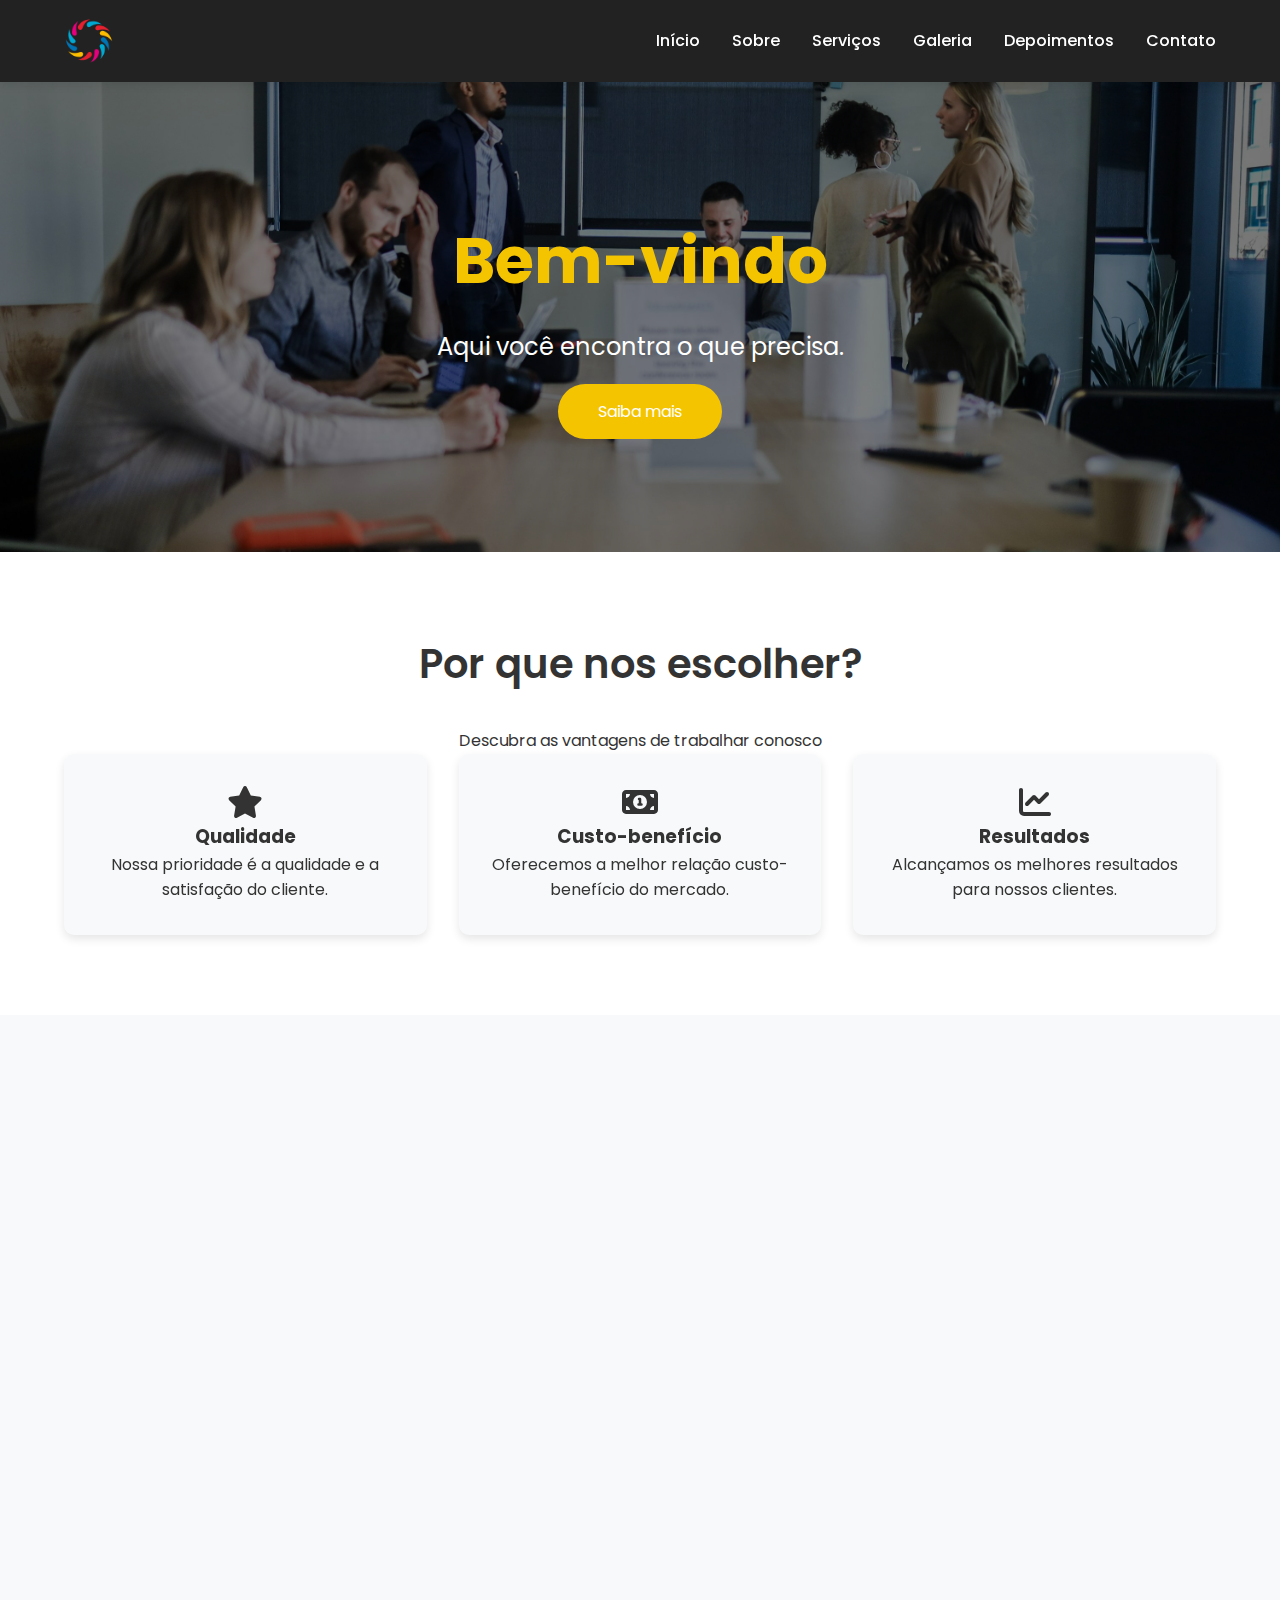
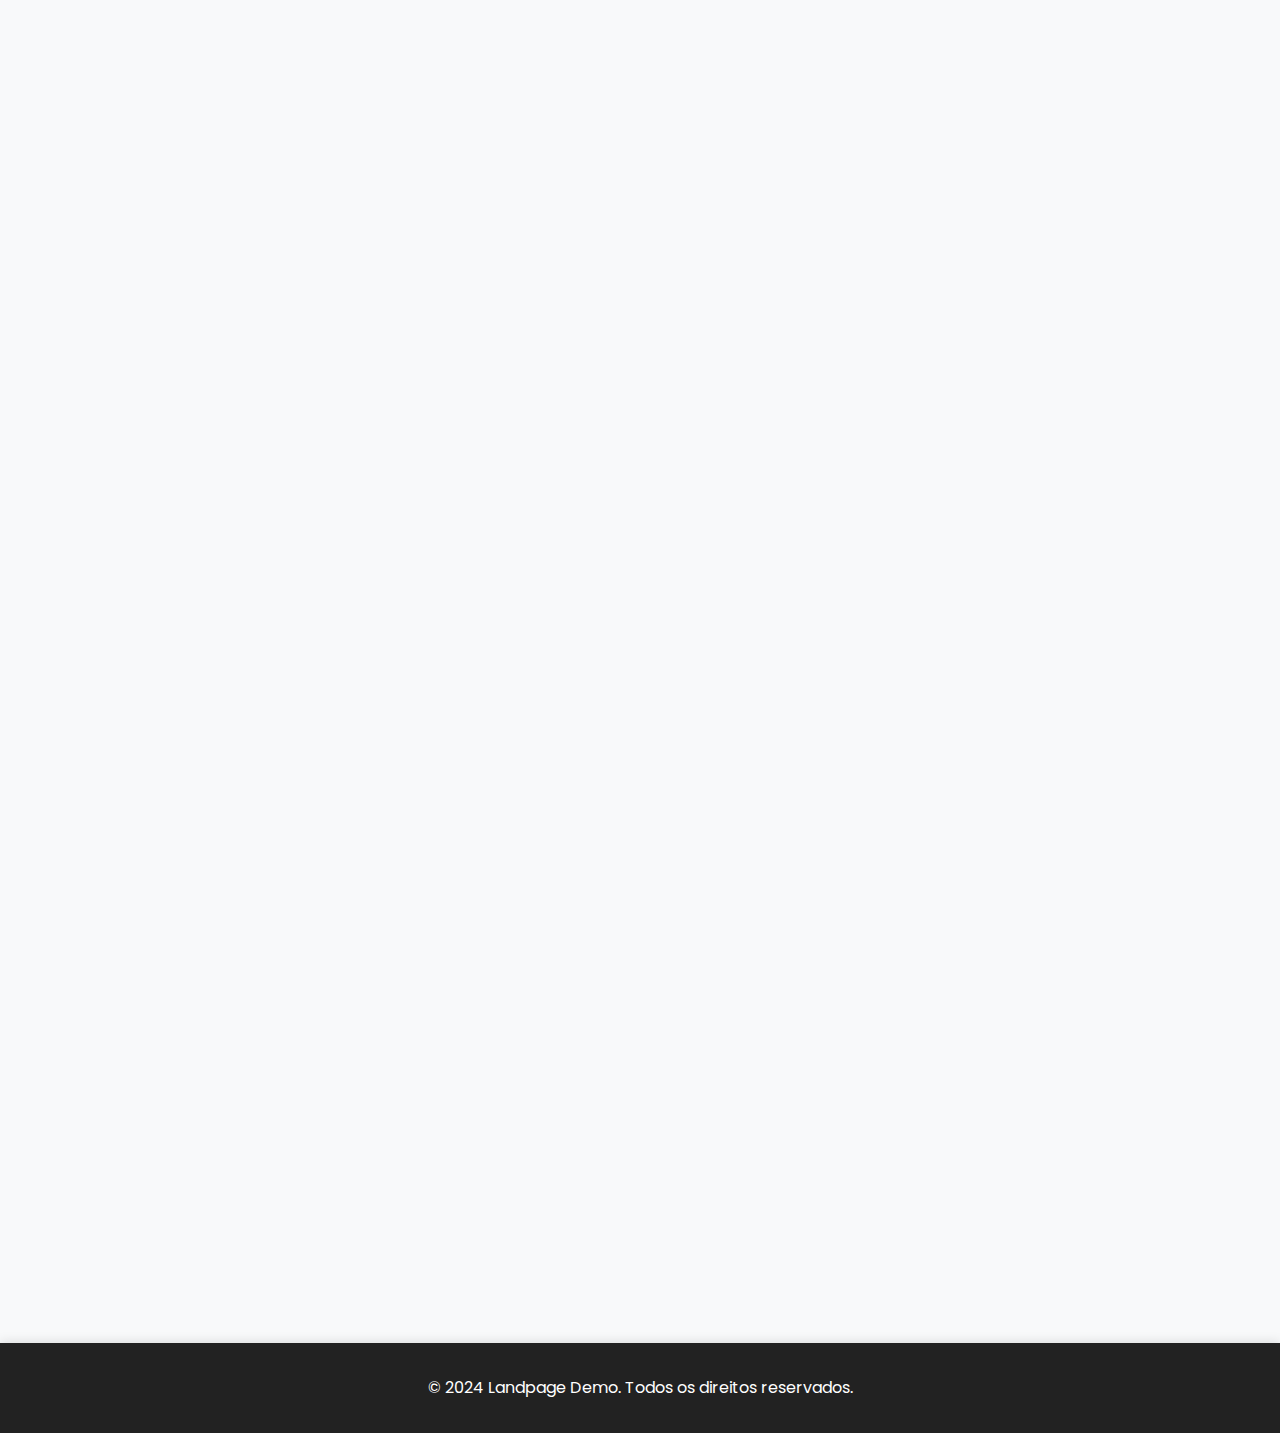
<file: landpage-estudo/index.html>
<!DOCTYPE html>
<html lang="pt-br">
<head>
    <meta charset="UTF-8">
    <meta name="viewport" content="width=device-width, initial-scale=1.0">
    <title>Landpage Estudo</title>
    <link href="https://fonts.googleapis.com/css2?family=Poppins:wght@300;400;600&display=swap" rel="stylesheet">
    <link rel="stylesheet" href="https://cdnjs.cloudflare.com/ajax/libs/font-awesome/6.0.0-beta3/css/all.min.css">
    <link href="https://cdn.jsdelivr.net/npm/aos@2.3.1/dist/aos.css" rel="stylesheet">
    <link rel="stylesheet" href="style.css">
    <script src="script.js"></script>
</head>
<body>
    <header class="header" data-aos="fade-down">
        <div class="container">
            <img src="logo.png" alt="Logo" class="logo">
            <nav>
                <ul class="nav-list">
                    <li><a href="#Inicio">Início</a></li>
                    <li><a href="#Sobre">Sobre</a></li>
                    <li><a href="#Servicos">Serviços</a></li>
                    <li><a href="#Galeria">Galeria</a></li>
                    <li><a href="#Depoimentos">Depoimentos</a></li>
                    <li><a href="#Contato">Contato</a></li>
                </ul>
            </nav>
            <div class="menu-toggle" id="menu-toggle">
                <span></span>
                <span></span>
                <span></span>
            </div>
        </div>
    </header>

    <section id="Inicio" class="hero" data-aos="fade-up">
        <div class="container">
            <h1>Bem-vindo</h1>
            <p>Aqui você encontra o que precisa.</p>
            <a href="#Sobre" class="btn-primary">Saiba mais</a>
        </div>
    </section>

    <section id="Sobre" class="features" data-aos="fade-down">
        <div class="container">
            <h2>Por que nos escolher?</h2>
            <p>Descubra as vantagens de trabalhar conosco</p>
            <div class="features-grid">
                <div class="feature-item" data-aos="fade-up" data-aos-delay="100">
                    <i class="fas fa-star fa-2x"></i>
                    <h3>Qualidade</h3>
                    <p>Nossa prioridade é a qualidade e a satisfação do cliente.</p>
                </div>
                <div class="feature-item" data-aos="fade-up" data-aos-delay="200">
                    <i class="fas fa-money-bill-alt fa-2x"></i>
                    <h3>Custo-benefício</h3>
                    <p>Oferecemos a melhor relação custo-benefício do mercado.</p>
                </div>
                <div class="feature-item" data-aos="fade-up" data-aos-delay="300">
                    <i class="fas fa-chart-line fa-2x"></i>
                    <h3>Resultados</h3>
                    <p>Alcançamos os melhores resultados para nossos clientes.</p>
                </div>
            </div>
        </div>
    </section>

    <section id="Servicos" class="services" data-aos="fade-up">
        <div class="container">
            <h2>Nossos Serviços</h2>
            <div class="services-grid">
                <div class="service-item" data-aos="fade-up" data-aos-delay="100">
                    <i class="fas fa-briefcase fa-2x"></i>
                    <h3>Consultoria</h3>
                    <p>Oferecemos consultoria especializada para impulsionar seu negócio.</p>
                </div>
                <div class="service-item" data-aos="fade-up" data-aos-delay="200">
                    <i class="fas fa-laptop-code fa-2x"></i>
                    <h3>Desenvolvimento Web</h3>
                    <p>Desenvolvemos sites profissionais que destacam sua marca.</p>
                </div>
            </div>
        </div>
    </section>

    <section id="Galeria" class="gallery" data-aos="fade-in">
        <div class="container">
            <h2>Galeria</h2>
            <div class="gallery-grid">
                <img src="ex3.png" alt="Imagem 1" class="gallery-item" data-aos="zoom-in">
                <img src="ex1.png" alt="Imagem 2" class="gallery-item" data-aos="zoom-in" data-aos-delay="100">
                <img src="ex2.png" alt="Imagem 3" class="gallery-item" data-aos="zoom-in" data-aos-delay="200">
            </div>
        </div>
    </section>

    <section id="Depoimentos" class="testimonials" data-aos="fade-down">
        <div class="container">
            <h2>O que nossos clientes dizem</h2>
            <div class="testimonial-item" data-aos="zoom-in" data-aos-delay="100">
                <p>"Este serviço transformou completamente nosso negócio!"</p>
                <p>- Cliente Satisfeito</p>
            </div>
            <div class="testimonial-item" data-aos="zoom-in" data-aos-delay="200">
                <p>"Melhor decisão que tomamos. Altamente recomendado!"</p>
                <p>- Cliente Feliz</p>
            </div>
            <div class="testimonial-item" data-aos="zoom-in" data-aos-delay="300">
                <p>"Profissionais excepcionais. O projeto foi entregue antes do prazo."</p>
                <p>- Cliente Entusiasmado</p>
            </div>
            <div class="testimonial-item" data-aos="zoom-in" data-aos-delay="400">
                <p>"Superou todas as nossas expectativas."</p>
                <p>- Cliente Impressionado</p>
            </div>
            <div class="testimonial-item" data-aos="zoom-in" data-aos-delay="500">
                <p>"Excelente atendimento e suporte."</p>
                <p>- Cliente Fiel</p>
            </div>
        </div>
    </section>

    <section id="Contato" class="cta" data-aos="flip-up">
        <div class="container">
            <h2>Entre em Contato</h2>
            <p>Estamos prontos para ajudar seu negócio a crescer. Fale conosco pelo WhatsApp ou envie-nos um e-mail.</p>
            <div class="contact-buttons">
                <a href="https://api.whatsapp.com/send?phone=5519987205121" target="_blank" class="btn-primary">
                    <i class="fab fa-whatsapp"></i> WhatsApp
                </a>
                <a href="mailto:email@teste.com" class="btn-secondary">
                    <i class="fas fa-envelope"></i> E-mail
                </a>
            </div>
        </div>
    </section>

    <footer class="footer">
        <div class="container">
            <p>© 2024 Landpage Demo. Todos os direitos reservados.</p>
        </div>
    </footer>

    <script src="https://cdn.jsdelivr.net/npm/aos@2.3.1/dist/aos.js"></script>
</body>
</html>
</file>
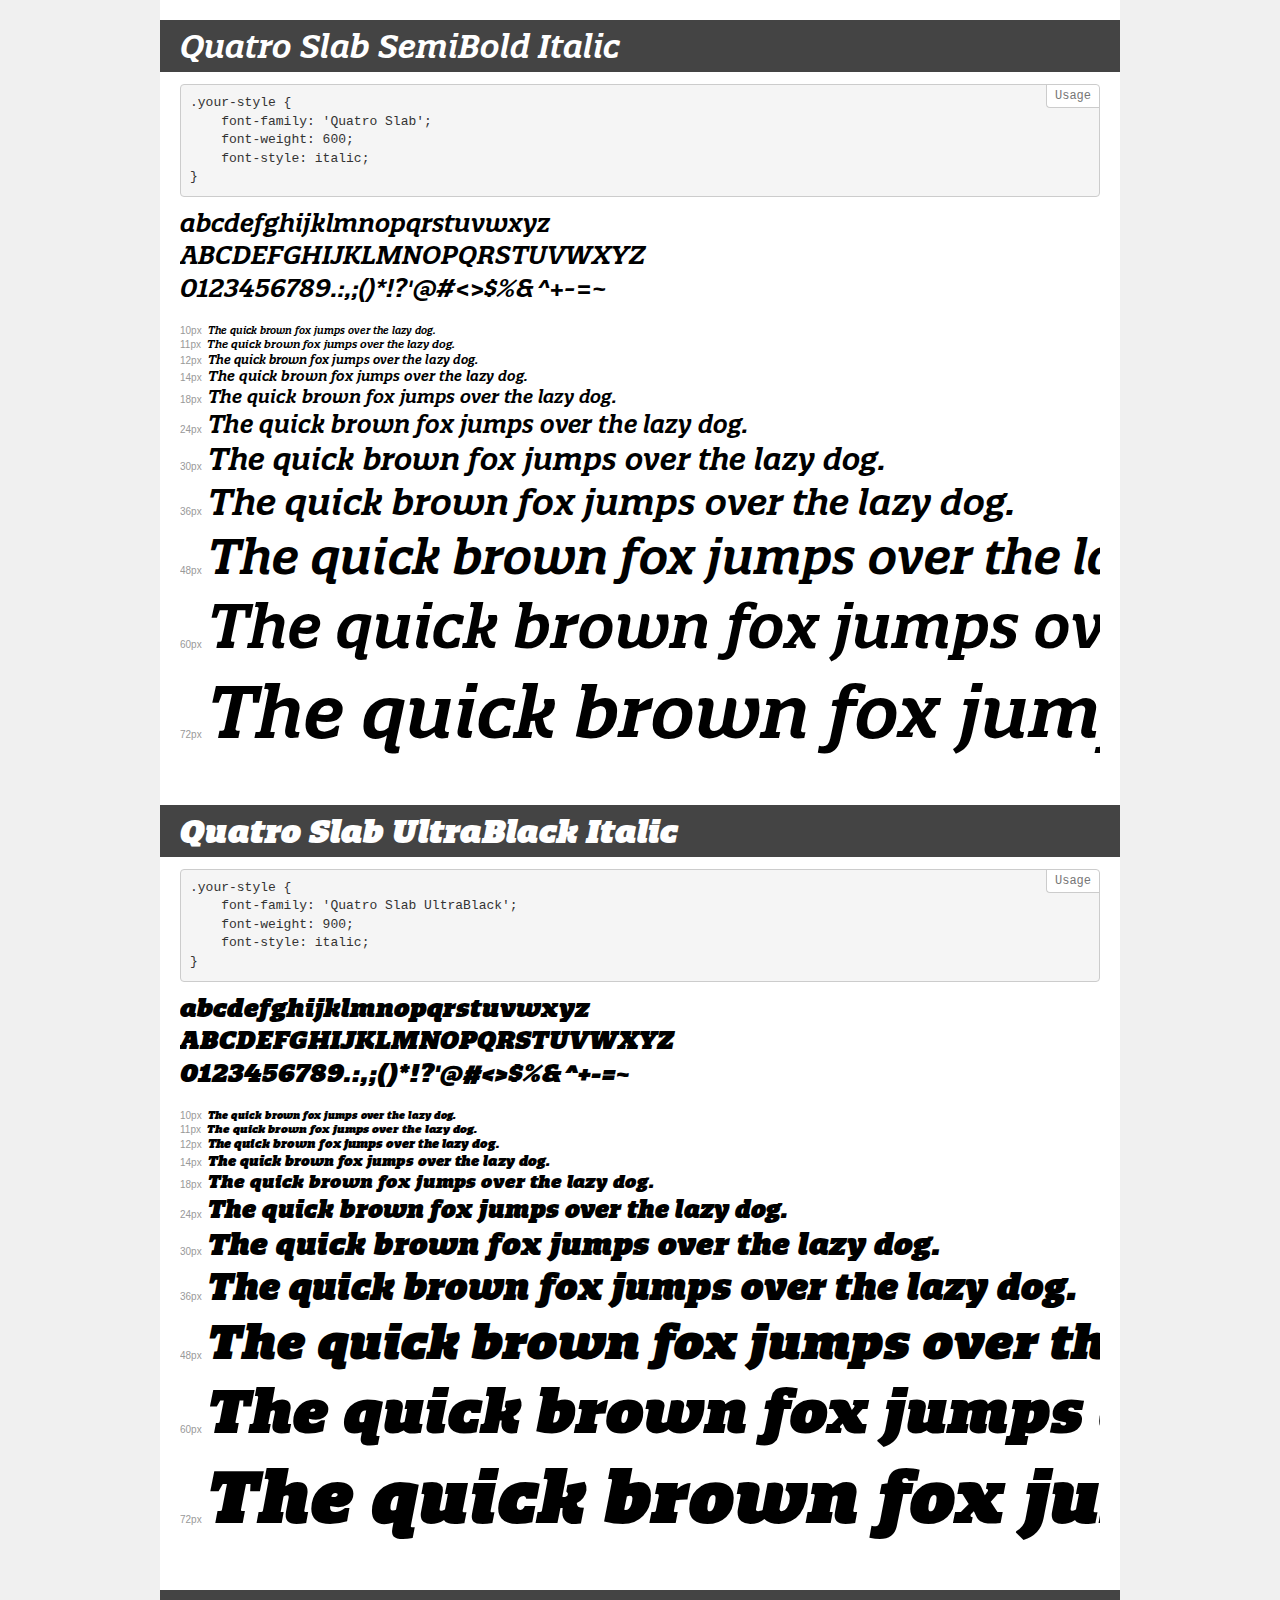
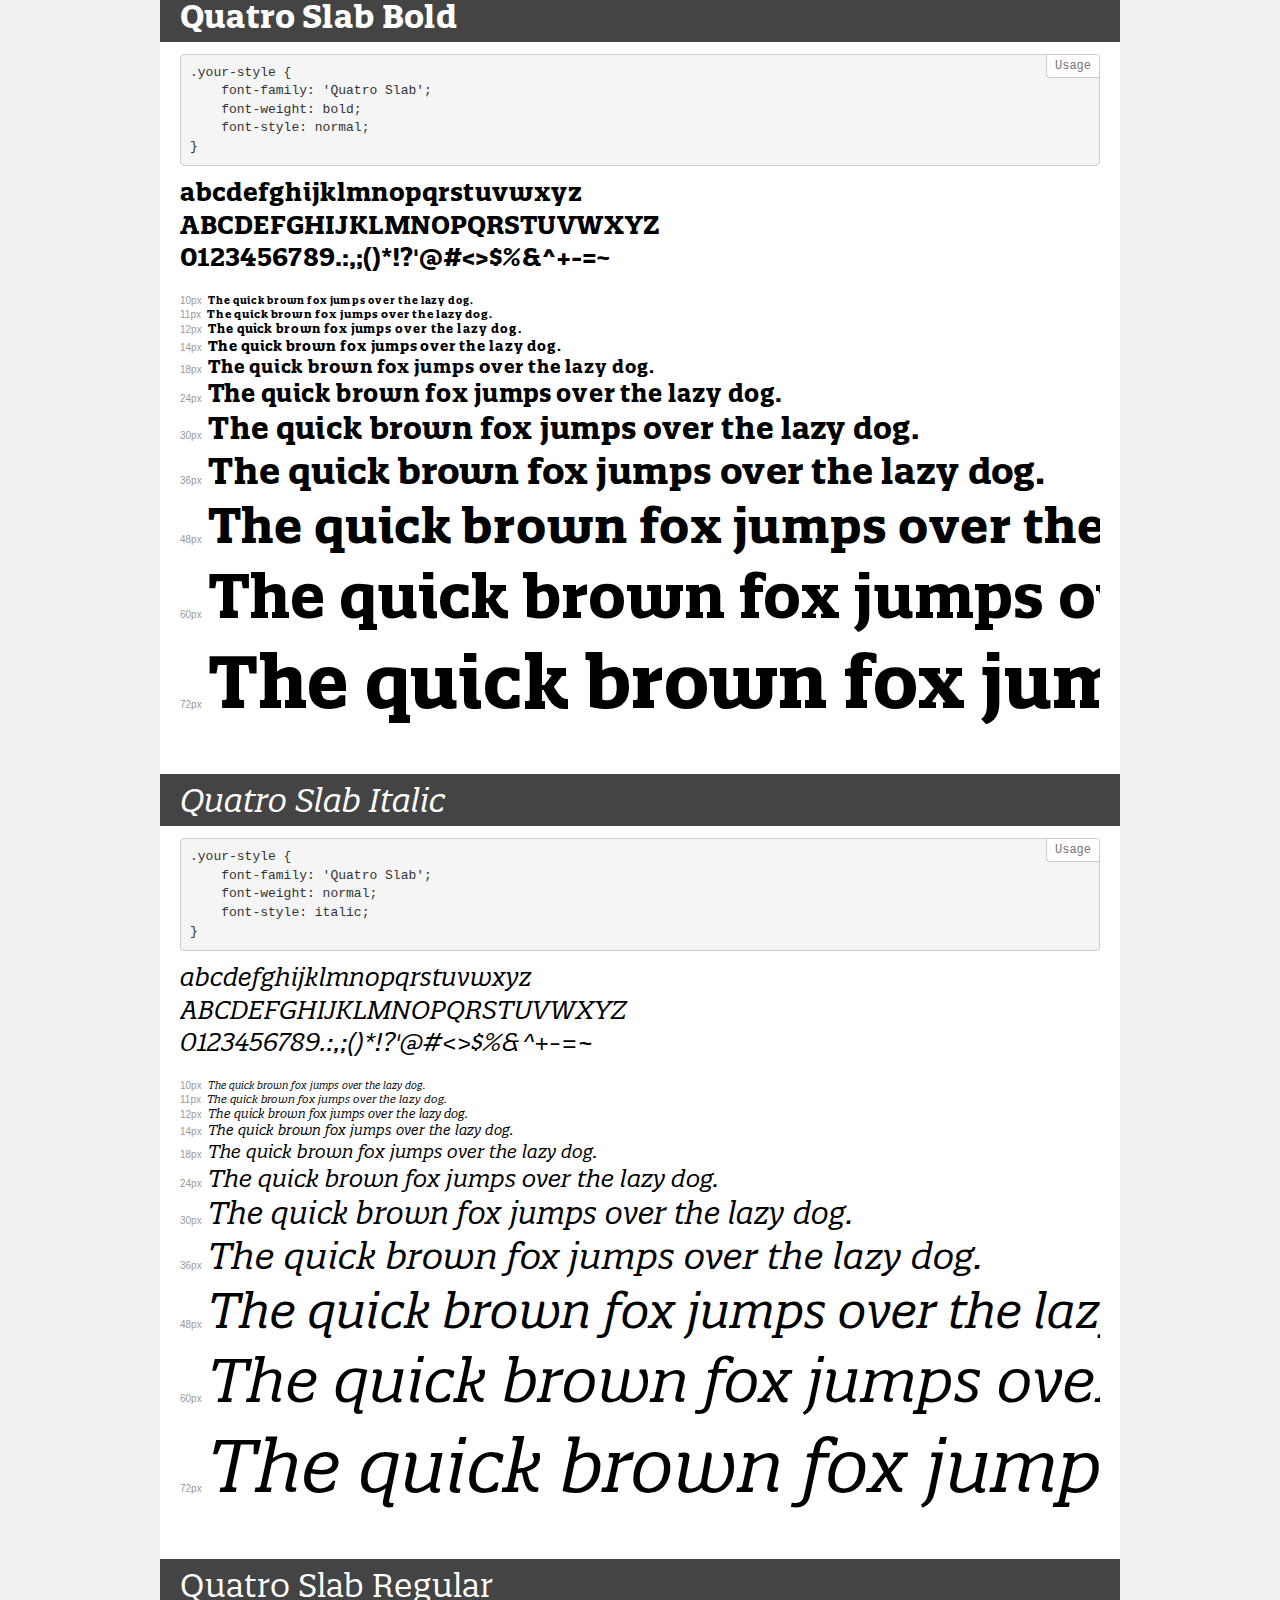
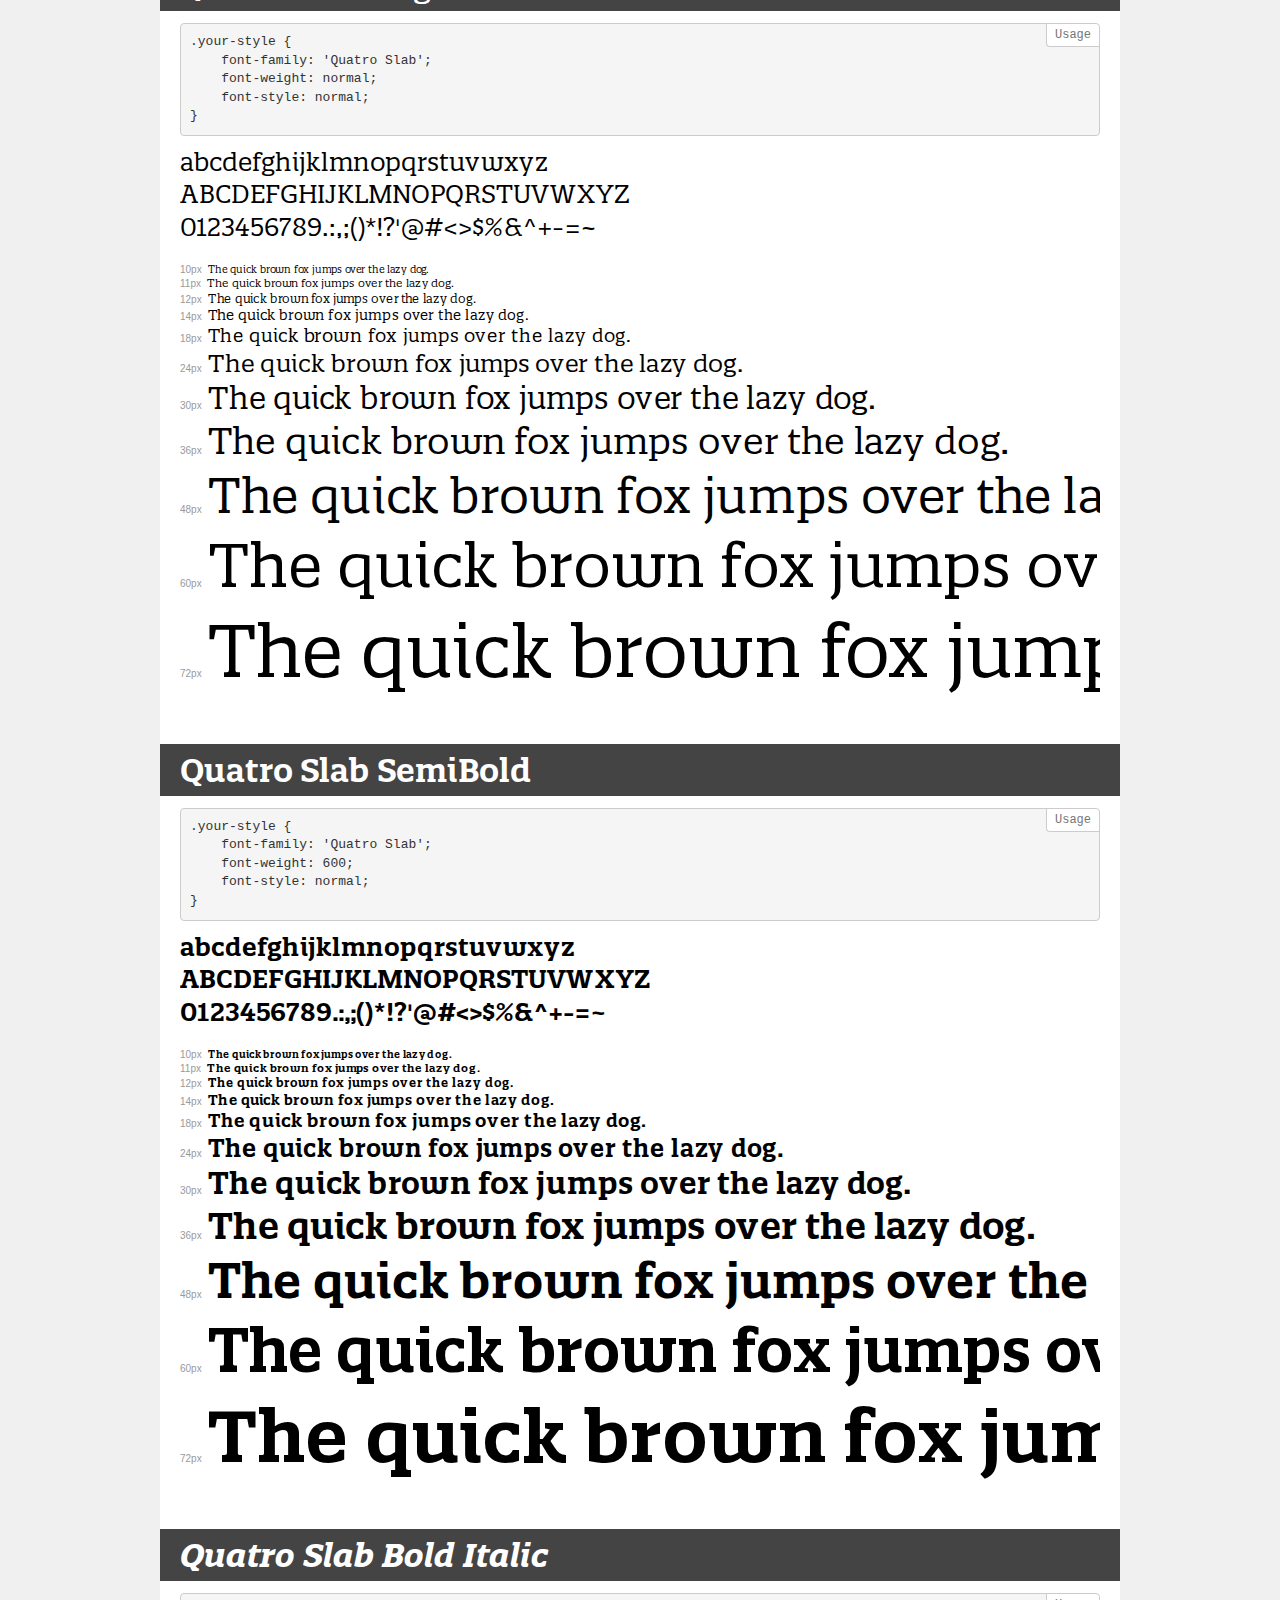
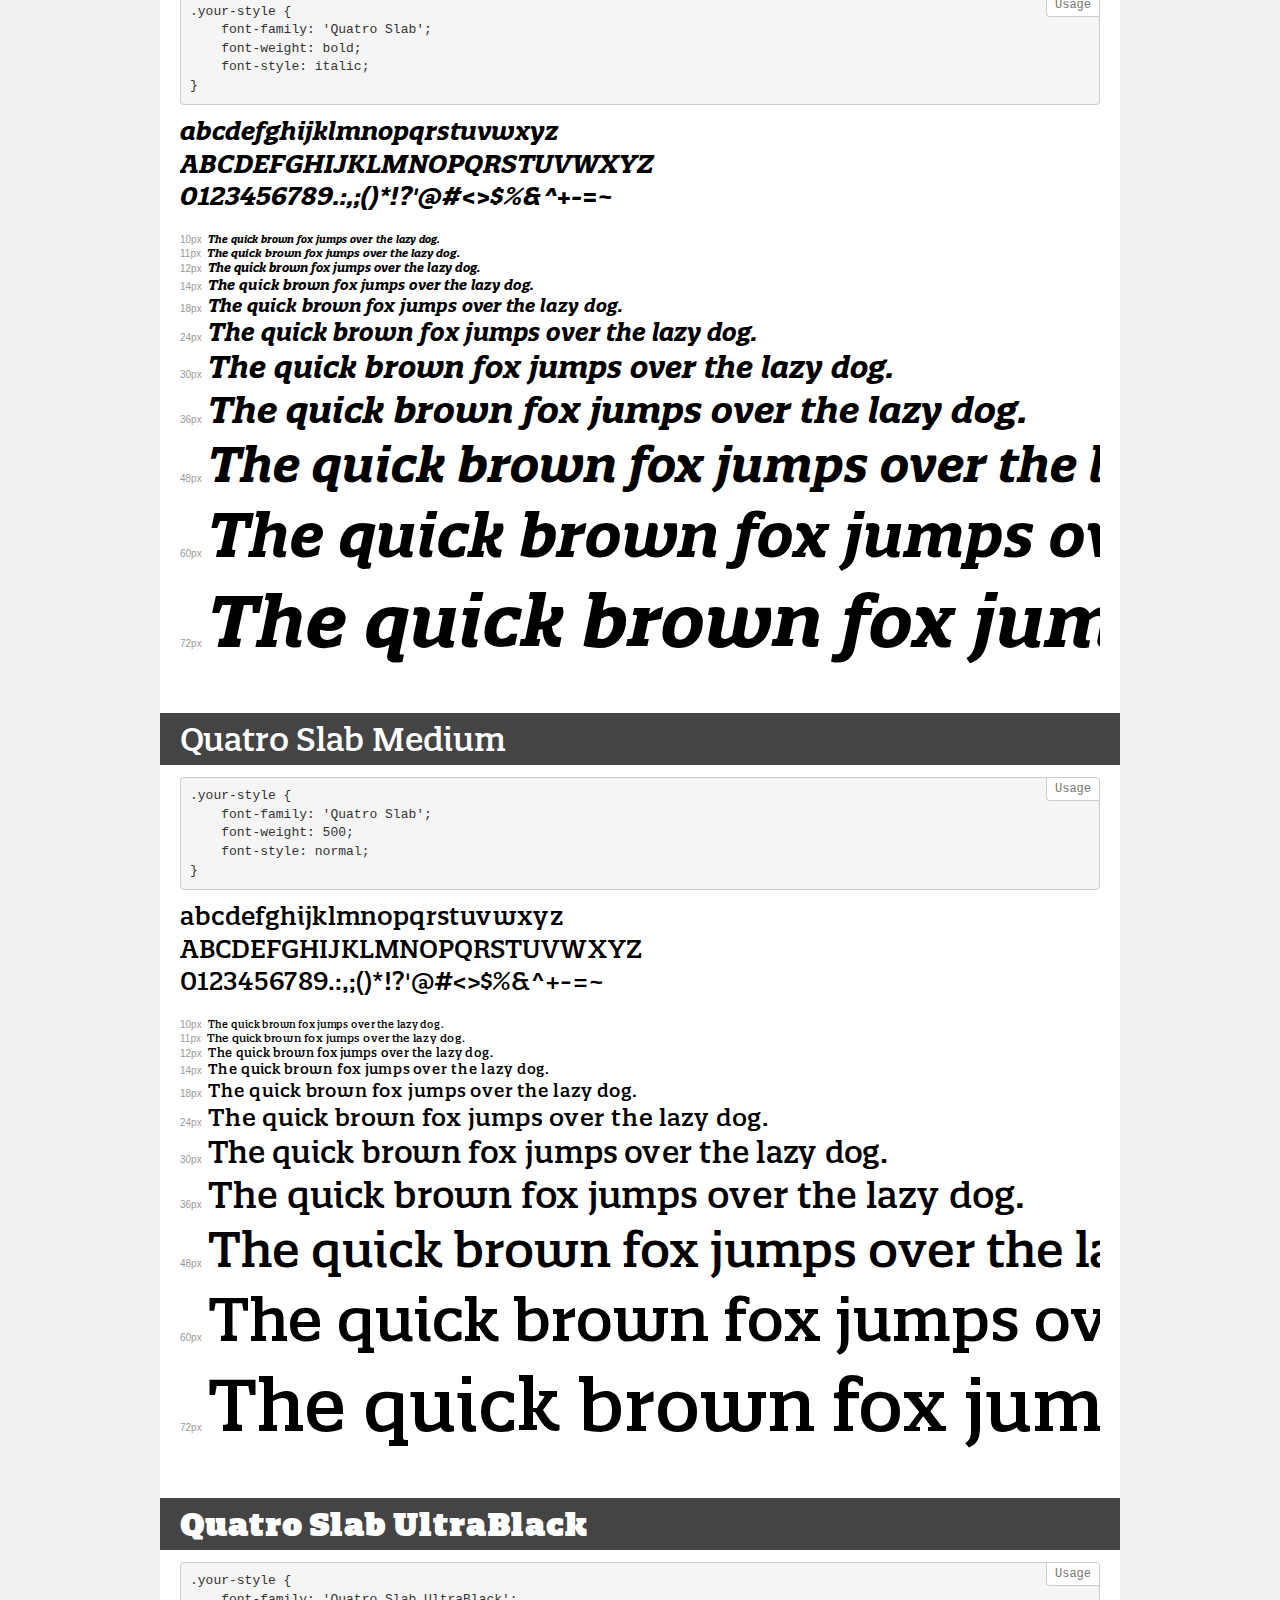
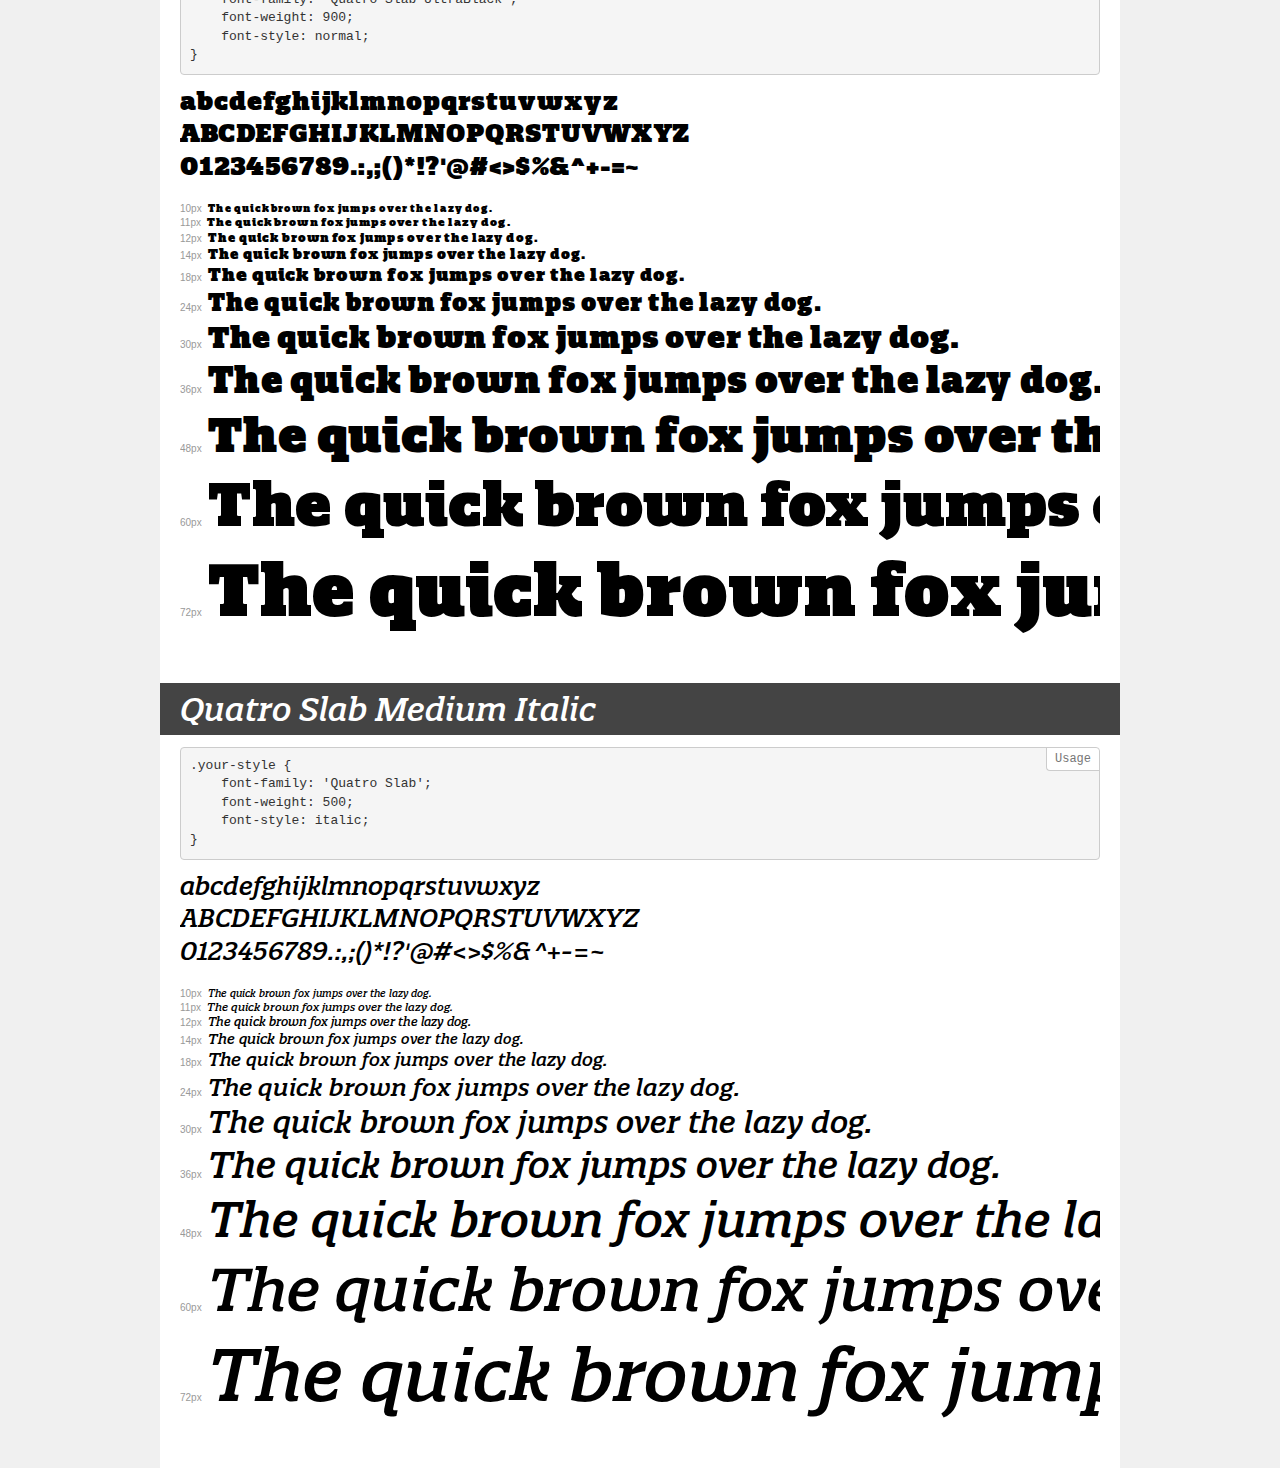
<file: roleta/font (1)/demo.html>
<!DOCTYPE html>
<html lang="en">
<head>
    <meta charset="utf-8">
    <meta http-equiv="X-UA-Compatible" content="IE=edge">
    <meta name="viewport" content="width=device-width, initial-scale=1">
    <meta name="robots" content="noindex, noarchive">
    <meta name="format-detection" content="telephone=no">
    <title>Transfonter demo</title>
    <link href="stylesheet.css" rel="stylesheet">
    <style>
        /*
        http://meyerweb.com/eric/tools/css/reset/
        v2.0 | 20110126
        License: none (public domain)
        */
        html, body, div, span, applet, object, iframe,
        h1, h2, h3, h4, h5, h6, p, blockquote, pre,
        a, abbr, acronym, address, big, cite, code,
        del, dfn, em, img, ins, kbd, q, s, samp,
        small, strike, strong, sub, sup, tt, var,
        b, u, i, center,
        dl, dt, dd, ol, ul, li,
        fieldset, form, label, legend,
        table, caption, tbody, tfoot, thead, tr, th, td,
        article, aside, canvas, details, embed,
        figure, figcaption, footer, header, hgroup,
        menu, nav, output, ruby, section, summary,
        time, mark, audio, video {
            margin: 0;
            padding: 0;
            border: 0;
            font-size: 100%;
            font: inherit;
            vertical-align: baseline;
        }
        /* HTML5 display-role reset for older browsers */
        article, aside, details, figcaption, figure,
        footer, header, hgroup, menu, nav, section {
            display: block;
        }
        body {
            line-height: 1;
        }
        ol, ul {
            list-style: none;
        }
        blockquote, q {
            quotes: none;
        }
        blockquote:before, blockquote:after,
        q:before, q:after {
            content: '';
            content: none;
        }
        table {
            border-collapse: collapse;
            border-spacing: 0;
        }
        /* demo styles */
        body {
            background: #f0f0f0;
            color: #000;
        }
        .page {
            background: #fff;
            width: 920px;
            margin: 0 auto;
            padding: 20px 20px 0 20px;
            overflow: hidden;
        }
        .font-container {
            overflow-x: auto;
            overflow-y: hidden;
            margin-bottom: 40px;
            line-height: 1.3;
            white-space: nowrap;
            padding-bottom: 5px;
        }
        h1 {
            position: relative;
            background: #444;
            font-size: 32px;
            color: #fff;
            padding: 10px 20px;
            margin: 0 -20px 12px -20px;
        }
        .letters {
            font-size: 25px;
            margin-bottom: 20px;
        }
        .s10:before {
            content: '10px';
        }
        .s11:before {
            content: '11px';
        }
        .s12:before {
            content: '12px';
        }
        .s14:before {
            content: '14px';
        }
        .s18:before {
            content: '18px';
        }
        .s24:before {
            content: '24px';
        }
        .s30:before {
            content: '30px';
        }
        .s36:before {
            content: '36px';
        }
        .s48:before {
            content: '48px';
        }
        .s60:before {
            content: '60px';
        }
        .s72:before {
            content: '72px';
        }
        .s10:before, .s11:before, .s12:before, .s14:before,
        .s18:before, .s24:before, .s30:before, .s36:before,
        .s48:before, .s60:before, .s72:before {
            font-family: Arial, sans-serif;
            font-size: 10px;
            font-weight: normal;
            font-style: normal;
            color: #999;
            padding-right: 6px;
        }
        pre {
            display: block;
            position: relative;
            padding: 9px;
            margin: 0 0 10px;
            font-family: Monaco, Menlo, Consolas, "Courier New", monospace;
            font-size: 13px;
            line-height: 1.428571429;
            color: #333;
            font-weight: normal;
            font-style: normal;
            background-color: #f5f5f5;
            border: 1px solid #ccc;
            overflow-x: auto;
            border-radius: 4px;
        }
        pre:after {
            display: block;
            position: absolute;
            right: 0;
            top: 0;
            content: 'Usage';
            line-height: 1;
            padding: 5px 8px;
            font-size: 12px;
            color: #767676;
            background-color: #fff;
            border: 1px solid #ccc;
            border-right: none;
            border-top: none;
            border-radius: 0 4px 0 4px;
            z-index: 10;
        }
        /* responsive */
        @media (max-width: 959px) {
            .page {
                width: auto;
                margin: 0;
            }
        }
    </style>
</head>
<body>
<div class="page">
    <div class="demo">
        <h1 style="font-family: 'Quatro Slab'; font-weight: 600; font-style: italic;">Quatro Slab SemiBold Italic</h1>
        <pre>.your-style {
    font-family: 'Quatro Slab';
    font-weight: 600;
    font-style: italic;
}</pre>
        <div class="font-container" style="font-family: 'Quatro Slab'; font-weight: 600; font-style: italic;">
            <p class="letters">
                abcdefghijklmnopqrstuvwxyz<br>
ABCDEFGHIJKLMNOPQRSTUVWXYZ<br>
                0123456789.:,;()*!?'@#<>$%&^+-=~
            </p>
            <p class="s10" style="font-size: 10px;">The quick brown fox jumps over the lazy dog.</p>
            <p class="s11" style="font-size: 11px;">The quick brown fox jumps over the lazy dog.</p>
            <p class="s12" style="font-size: 12px;">The quick brown fox jumps over the lazy dog.</p>
            <p class="s14" style="font-size: 14px;">The quick brown fox jumps over the lazy dog.</p>
            <p class="s18" style="font-size: 18px;">The quick brown fox jumps over the lazy dog.</p>
            <p class="s24" style="font-size: 24px;">The quick brown fox jumps over the lazy dog.</p>
            <p class="s30" style="font-size: 30px;">The quick brown fox jumps over the lazy dog.</p>
            <p class="s36" style="font-size: 36px;">The quick brown fox jumps over the lazy dog.</p>
            <p class="s48" style="font-size: 48px;">The quick brown fox jumps over the lazy dog.</p>
            <p class="s60" style="font-size: 60px;">The quick brown fox jumps over the lazy dog.</p>
            <p class="s72" style="font-size: 72px;">The quick brown fox jumps over the lazy dog.</p>
        </div>
    </div>
    <div class="demo">
        <h1 style="font-family: 'Quatro Slab UltraBlack'; font-weight: 900; font-style: italic;">Quatro Slab UltraBlack Italic</h1>
        <pre>.your-style {
    font-family: 'Quatro Slab UltraBlack';
    font-weight: 900;
    font-style: italic;
}</pre>
        <div class="font-container" style="font-family: 'Quatro Slab UltraBlack'; font-weight: 900; font-style: italic;">
            <p class="letters">
                abcdefghijklmnopqrstuvwxyz<br>
ABCDEFGHIJKLMNOPQRSTUVWXYZ<br>
                0123456789.:,;()*!?'@#<>$%&^+-=~
            </p>
            <p class="s10" style="font-size: 10px;">The quick brown fox jumps over the lazy dog.</p>
            <p class="s11" style="font-size: 11px;">The quick brown fox jumps over the lazy dog.</p>
            <p class="s12" style="font-size: 12px;">The quick brown fox jumps over the lazy dog.</p>
            <p class="s14" style="font-size: 14px;">The quick brown fox jumps over the lazy dog.</p>
            <p class="s18" style="font-size: 18px;">The quick brown fox jumps over the lazy dog.</p>
            <p class="s24" style="font-size: 24px;">The quick brown fox jumps over the lazy dog.</p>
            <p class="s30" style="font-size: 30px;">The quick brown fox jumps over the lazy dog.</p>
            <p class="s36" style="font-size: 36px;">The quick brown fox jumps over the lazy dog.</p>
            <p class="s48" style="font-size: 48px;">The quick brown fox jumps over the lazy dog.</p>
            <p class="s60" style="font-size: 60px;">The quick brown fox jumps over the lazy dog.</p>
            <p class="s72" style="font-size: 72px;">The quick brown fox jumps over the lazy dog.</p>
        </div>
    </div>
    <div class="demo">
        <h1 style="font-family: 'Quatro Slab'; font-weight: bold; font-style: normal;">Quatro Slab Bold</h1>
        <pre>.your-style {
    font-family: 'Quatro Slab';
    font-weight: bold;
    font-style: normal;
}</pre>
        <div class="font-container" style="font-family: 'Quatro Slab'; font-weight: bold; font-style: normal;">
            <p class="letters">
                abcdefghijklmnopqrstuvwxyz<br>
ABCDEFGHIJKLMNOPQRSTUVWXYZ<br>
                0123456789.:,;()*!?'@#<>$%&^+-=~
            </p>
            <p class="s10" style="font-size: 10px;">The quick brown fox jumps over the lazy dog.</p>
            <p class="s11" style="font-size: 11px;">The quick brown fox jumps over the lazy dog.</p>
            <p class="s12" style="font-size: 12px;">The quick brown fox jumps over the lazy dog.</p>
            <p class="s14" style="font-size: 14px;">The quick brown fox jumps over the lazy dog.</p>
            <p class="s18" style="font-size: 18px;">The quick brown fox jumps over the lazy dog.</p>
            <p class="s24" style="font-size: 24px;">The quick brown fox jumps over the lazy dog.</p>
            <p class="s30" style="font-size: 30px;">The quick brown fox jumps over the lazy dog.</p>
            <p class="s36" style="font-size: 36px;">The quick brown fox jumps over the lazy dog.</p>
            <p class="s48" style="font-size: 48px;">The quick brown fox jumps over the lazy dog.</p>
            <p class="s60" style="font-size: 60px;">The quick brown fox jumps over the lazy dog.</p>
            <p class="s72" style="font-size: 72px;">The quick brown fox jumps over the lazy dog.</p>
        </div>
    </div>
    <div class="demo">
        <h1 style="font-family: 'Quatro Slab'; font-weight: normal; font-style: italic;">Quatro Slab Italic</h1>
        <pre>.your-style {
    font-family: 'Quatro Slab';
    font-weight: normal;
    font-style: italic;
}</pre>
        <div class="font-container" style="font-family: 'Quatro Slab'; font-weight: normal; font-style: italic;">
            <p class="letters">
                abcdefghijklmnopqrstuvwxyz<br>
ABCDEFGHIJKLMNOPQRSTUVWXYZ<br>
                0123456789.:,;()*!?'@#<>$%&^+-=~
            </p>
            <p class="s10" style="font-size: 10px;">The quick brown fox jumps over the lazy dog.</p>
            <p class="s11" style="font-size: 11px;">The quick brown fox jumps over the lazy dog.</p>
            <p class="s12" style="font-size: 12px;">The quick brown fox jumps over the lazy dog.</p>
            <p class="s14" style="font-size: 14px;">The quick brown fox jumps over the lazy dog.</p>
            <p class="s18" style="font-size: 18px;">The quick brown fox jumps over the lazy dog.</p>
            <p class="s24" style="font-size: 24px;">The quick brown fox jumps over the lazy dog.</p>
            <p class="s30" style="font-size: 30px;">The quick brown fox jumps over the lazy dog.</p>
            <p class="s36" style="font-size: 36px;">The quick brown fox jumps over the lazy dog.</p>
            <p class="s48" style="font-size: 48px;">The quick brown fox jumps over the lazy dog.</p>
            <p class="s60" style="font-size: 60px;">The quick brown fox jumps over the lazy dog.</p>
            <p class="s72" style="font-size: 72px;">The quick brown fox jumps over the lazy dog.</p>
        </div>
    </div>
    <div class="demo">
        <h1 style="font-family: 'Quatro Slab'; font-weight: normal; font-style: normal;">Quatro Slab Regular</h1>
        <pre>.your-style {
    font-family: 'Quatro Slab';
    font-weight: normal;
    font-style: normal;
}</pre>
        <div class="font-container" style="font-family: 'Quatro Slab'; font-weight: normal; font-style: normal;">
            <p class="letters">
                abcdefghijklmnopqrstuvwxyz<br>
ABCDEFGHIJKLMNOPQRSTUVWXYZ<br>
                0123456789.:,;()*!?'@#<>$%&^+-=~
            </p>
            <p class="s10" style="font-size: 10px;">The quick brown fox jumps over the lazy dog.</p>
            <p class="s11" style="font-size: 11px;">The quick brown fox jumps over the lazy dog.</p>
            <p class="s12" style="font-size: 12px;">The quick brown fox jumps over the lazy dog.</p>
            <p class="s14" style="font-size: 14px;">The quick brown fox jumps over the lazy dog.</p>
            <p class="s18" style="font-size: 18px;">The quick brown fox jumps over the lazy dog.</p>
            <p class="s24" style="font-size: 24px;">The quick brown fox jumps over the lazy dog.</p>
            <p class="s30" style="font-size: 30px;">The quick brown fox jumps over the lazy dog.</p>
            <p class="s36" style="font-size: 36px;">The quick brown fox jumps over the lazy dog.</p>
            <p class="s48" style="font-size: 48px;">The quick brown fox jumps over the lazy dog.</p>
            <p class="s60" style="font-size: 60px;">The quick brown fox jumps over the lazy dog.</p>
            <p class="s72" style="font-size: 72px;">The quick brown fox jumps over the lazy dog.</p>
        </div>
    </div>
    <div class="demo">
        <h1 style="font-family: 'Quatro Slab'; font-weight: 600; font-style: normal;">Quatro Slab SemiBold</h1>
        <pre>.your-style {
    font-family: 'Quatro Slab';
    font-weight: 600;
    font-style: normal;
}</pre>
        <div class="font-container" style="font-family: 'Quatro Slab'; font-weight: 600; font-style: normal;">
            <p class="letters">
                abcdefghijklmnopqrstuvwxyz<br>
ABCDEFGHIJKLMNOPQRSTUVWXYZ<br>
                0123456789.:,;()*!?'@#<>$%&^+-=~
            </p>
            <p class="s10" style="font-size: 10px;">The quick brown fox jumps over the lazy dog.</p>
            <p class="s11" style="font-size: 11px;">The quick brown fox jumps over the lazy dog.</p>
            <p class="s12" style="font-size: 12px;">The quick brown fox jumps over the lazy dog.</p>
            <p class="s14" style="font-size: 14px;">The quick brown fox jumps over the lazy dog.</p>
            <p class="s18" style="font-size: 18px;">The quick brown fox jumps over the lazy dog.</p>
            <p class="s24" style="font-size: 24px;">The quick brown fox jumps over the lazy dog.</p>
            <p class="s30" style="font-size: 30px;">The quick brown fox jumps over the lazy dog.</p>
            <p class="s36" style="font-size: 36px;">The quick brown fox jumps over the lazy dog.</p>
            <p class="s48" style="font-size: 48px;">The quick brown fox jumps over the lazy dog.</p>
            <p class="s60" style="font-size: 60px;">The quick brown fox jumps over the lazy dog.</p>
            <p class="s72" style="font-size: 72px;">The quick brown fox jumps over the lazy dog.</p>
        </div>
    </div>
    <div class="demo">
        <h1 style="font-family: 'Quatro Slab'; font-weight: bold; font-style: italic;">Quatro Slab Bold Italic</h1>
        <pre>.your-style {
    font-family: 'Quatro Slab';
    font-weight: bold;
    font-style: italic;
}</pre>
        <div class="font-container" style="font-family: 'Quatro Slab'; font-weight: bold; font-style: italic;">
            <p class="letters">
                abcdefghijklmnopqrstuvwxyz<br>
ABCDEFGHIJKLMNOPQRSTUVWXYZ<br>
                0123456789.:,;()*!?'@#<>$%&^+-=~
            </p>
            <p class="s10" style="font-size: 10px;">The quick brown fox jumps over the lazy dog.</p>
            <p class="s11" style="font-size: 11px;">The quick brown fox jumps over the lazy dog.</p>
            <p class="s12" style="font-size: 12px;">The quick brown fox jumps over the lazy dog.</p>
            <p class="s14" style="font-size: 14px;">The quick brown fox jumps over the lazy dog.</p>
            <p class="s18" style="font-size: 18px;">The quick brown fox jumps over the lazy dog.</p>
            <p class="s24" style="font-size: 24px;">The quick brown fox jumps over the lazy dog.</p>
            <p class="s30" style="font-size: 30px;">The quick brown fox jumps over the lazy dog.</p>
            <p class="s36" style="font-size: 36px;">The quick brown fox jumps over the lazy dog.</p>
            <p class="s48" style="font-size: 48px;">The quick brown fox jumps over the lazy dog.</p>
            <p class="s60" style="font-size: 60px;">The quick brown fox jumps over the lazy dog.</p>
            <p class="s72" style="font-size: 72px;">The quick brown fox jumps over the lazy dog.</p>
        </div>
    </div>
    <div class="demo">
        <h1 style="font-family: 'Quatro Slab'; font-weight: 500; font-style: normal;">Quatro Slab Medium</h1>
        <pre>.your-style {
    font-family: 'Quatro Slab';
    font-weight: 500;
    font-style: normal;
}</pre>
        <div class="font-container" style="font-family: 'Quatro Slab'; font-weight: 500; font-style: normal;">
            <p class="letters">
                abcdefghijklmnopqrstuvwxyz<br>
ABCDEFGHIJKLMNOPQRSTUVWXYZ<br>
                0123456789.:,;()*!?'@#<>$%&^+-=~
            </p>
            <p class="s10" style="font-size: 10px;">The quick brown fox jumps over the lazy dog.</p>
            <p class="s11" style="font-size: 11px;">The quick brown fox jumps over the lazy dog.</p>
            <p class="s12" style="font-size: 12px;">The quick brown fox jumps over the lazy dog.</p>
            <p class="s14" style="font-size: 14px;">The quick brown fox jumps over the lazy dog.</p>
            <p class="s18" style="font-size: 18px;">The quick brown fox jumps over the lazy dog.</p>
            <p class="s24" style="font-size: 24px;">The quick brown fox jumps over the lazy dog.</p>
            <p class="s30" style="font-size: 30px;">The quick brown fox jumps over the lazy dog.</p>
            <p class="s36" style="font-size: 36px;">The quick brown fox jumps over the lazy dog.</p>
            <p class="s48" style="font-size: 48px;">The quick brown fox jumps over the lazy dog.</p>
            <p class="s60" style="font-size: 60px;">The quick brown fox jumps over the lazy dog.</p>
            <p class="s72" style="font-size: 72px;">The quick brown fox jumps over the lazy dog.</p>
        </div>
    </div>
    <div class="demo">
        <h1 style="font-family: 'Quatro Slab UltraBlack'; font-weight: 900; font-style: normal;">Quatro Slab UltraBlack</h1>
        <pre>.your-style {
    font-family: 'Quatro Slab UltraBlack';
    font-weight: 900;
    font-style: normal;
}</pre>
        <div class="font-container" style="font-family: 'Quatro Slab UltraBlack'; font-weight: 900; font-style: normal;">
            <p class="letters">
                abcdefghijklmnopqrstuvwxyz<br>
ABCDEFGHIJKLMNOPQRSTUVWXYZ<br>
                0123456789.:,;()*!?'@#<>$%&^+-=~
            </p>
            <p class="s10" style="font-size: 10px;">The quick brown fox jumps over the lazy dog.</p>
            <p class="s11" style="font-size: 11px;">The quick brown fox jumps over the lazy dog.</p>
            <p class="s12" style="font-size: 12px;">The quick brown fox jumps over the lazy dog.</p>
            <p class="s14" style="font-size: 14px;">The quick brown fox jumps over the lazy dog.</p>
            <p class="s18" style="font-size: 18px;">The quick brown fox jumps over the lazy dog.</p>
            <p class="s24" style="font-size: 24px;">The quick brown fox jumps over the lazy dog.</p>
            <p class="s30" style="font-size: 30px;">The quick brown fox jumps over the lazy dog.</p>
            <p class="s36" style="font-size: 36px;">The quick brown fox jumps over the lazy dog.</p>
            <p class="s48" style="font-size: 48px;">The quick brown fox jumps over the lazy dog.</p>
            <p class="s60" style="font-size: 60px;">The quick brown fox jumps over the lazy dog.</p>
            <p class="s72" style="font-size: 72px;">The quick brown fox jumps over the lazy dog.</p>
        </div>
    </div>
    <div class="demo">
        <h1 style="font-family: 'Quatro Slab'; font-weight: 500; font-style: italic;">Quatro Slab Medium Italic</h1>
        <pre>.your-style {
    font-family: 'Quatro Slab';
    font-weight: 500;
    font-style: italic;
}</pre>
        <div class="font-container" style="font-family: 'Quatro Slab'; font-weight: 500; font-style: italic;">
            <p class="letters">
                abcdefghijklmnopqrstuvwxyz<br>
ABCDEFGHIJKLMNOPQRSTUVWXYZ<br>
                0123456789.:,;()*!?'@#<>$%&^+-=~
            </p>
            <p class="s10" style="font-size: 10px;">The quick brown fox jumps over the lazy dog.</p>
            <p class="s11" style="font-size: 11px;">The quick brown fox jumps over the lazy dog.</p>
            <p class="s12" style="font-size: 12px;">The quick brown fox jumps over the lazy dog.</p>
            <p class="s14" style="font-size: 14px;">The quick brown fox jumps over the lazy dog.</p>
            <p class="s18" style="font-size: 18px;">The quick brown fox jumps over the lazy dog.</p>
            <p class="s24" style="font-size: 24px;">The quick brown fox jumps over the lazy dog.</p>
            <p class="s30" style="font-size: 30px;">The quick brown fox jumps over the lazy dog.</p>
            <p class="s36" style="font-size: 36px;">The quick brown fox jumps over the lazy dog.</p>
            <p class="s48" style="font-size: 48px;">The quick brown fox jumps over the lazy dog.</p>
            <p class="s60" style="font-size: 60px;">The quick brown fox jumps over the lazy dog.</p>
            <p class="s72" style="font-size: 72px;">The quick brown fox jumps over the lazy dog.</p>
        </div>
    </div>
</div>
</body>
</html>
</file>
<file: roleta/font (1)/stylesheet.css>
@font-face {
    font-family: 'Quatro Slab';
    src: url('QuatroSlab-SemiBoldItalic.eot');
    src: local('Quatro Slab SemiBold Italic'), local('QuatroSlab-SemiBoldItalic'),
        url('QuatroSlab-SemiBoldItalic.eot?#iefix') format('embedded-opentype'),
        url('QuatroSlab-SemiBoldItalic.woff2') format('woff2'),
        url('QuatroSlab-SemiBoldItalic.woff') format('woff'),
        url('QuatroSlab-SemiBoldItalic.ttf') format('truetype');
    font-weight: 600;
    font-style: italic;
}

@font-face {
    font-family: 'Quatro Slab UltraBlack';
    src: url('QuatroSlab-UltraBlackItalic.eot');
    src: local('Quatro Slab UltraBlack Italic'), local('QuatroSlab-UltraBlackItalic'),
        url('QuatroSlab-UltraBlackItalic.eot?#iefix') format('embedded-opentype'),
        url('QuatroSlab-UltraBlackItalic.woff2') format('woff2'),
        url('QuatroSlab-UltraBlackItalic.woff') format('woff'),
        url('QuatroSlab-UltraBlackItalic.ttf') format('truetype');
    font-weight: 900;
    font-style: italic;
}

@font-face {
    font-family: 'Quatro Slab';
    src: url('QuatroSlab-Bold.eot');
    src: local('Quatro Slab Bold'), local('QuatroSlab-Bold'),
        url('QuatroSlab-Bold.eot?#iefix') format('embedded-opentype'),
        url('QuatroSlab-Bold.woff2') format('woff2'),
        url('QuatroSlab-Bold.woff') format('woff'),
        url('QuatroSlab-Bold.ttf') format('truetype');
    font-weight: bold;
    font-style: normal;
}

@font-face {
    font-family: 'Quatro Slab';
    src: url('QuatroSlab-Italic.eot');
    src: local('Quatro Slab Italic'), local('QuatroSlab-Italic'),
        url('QuatroSlab-Italic.eot?#iefix') format('embedded-opentype'),
        url('QuatroSlab-Italic.woff2') format('woff2'),
        url('QuatroSlab-Italic.woff') format('woff'),
        url('QuatroSlab-Italic.ttf') format('truetype');
    font-weight: normal;
    font-style: italic;
}

@font-face {
    font-family: 'Quatro Slab';
    src: url('QuatroSlab-Regular.eot');
    src: local('Quatro Slab Regular'), local('QuatroSlab-Regular'),
        url('QuatroSlab-Regular.eot?#iefix') format('embedded-opentype'),
        url('QuatroSlab-Regular.woff2') format('woff2'),
        url('QuatroSlab-Regular.woff') format('woff'),
        url('QuatroSlab-Regular.ttf') format('truetype');
    font-weight: normal;
    font-style: normal;
}

@font-face {
    font-family: 'Quatro Slab';
    src: url('QuatroSlab-SemiBold.eot');
    src: local('Quatro Slab SemiBold'), local('QuatroSlab-SemiBold'),
        url('QuatroSlab-SemiBold.eot?#iefix') format('embedded-opentype'),
        url('QuatroSlab-SemiBold.woff2') format('woff2'),
        url('QuatroSlab-SemiBold.woff') format('woff'),
        url('QuatroSlab-SemiBold.ttf') format('truetype');
    font-weight: 600;
    font-style: normal;
}

@font-face {
    font-family: 'Quatro Slab';
    src: url('QuatroSlab-BoldItalic.eot');
    src: local('Quatro Slab Bold Italic'), local('QuatroSlab-BoldItalic'),
        url('QuatroSlab-BoldItalic.eot?#iefix') format('embedded-opentype'),
        url('QuatroSlab-BoldItalic.woff2') format('woff2'),
        url('QuatroSlab-BoldItalic.woff') format('woff'),
        url('QuatroSlab-BoldItalic.ttf') format('truetype');
    font-weight: bold;
    font-style: italic;
}

@font-face {
    font-family: 'Quatro Slab';
    src: url('QuatroSlab-Medium.eot');
    src: local('Quatro Slab Medium'), local('QuatroSlab-Medium'),
        url('QuatroSlab-Medium.eot?#iefix') format('embedded-opentype'),
        url('QuatroSlab-Medium.woff2') format('woff2'),
        url('QuatroSlab-Medium.woff') format('woff'),
        url('QuatroSlab-Medium.ttf') format('truetype');
    font-weight: 500;
    font-style: normal;
}

@font-face {
    font-family: 'Quatro Slab UltraBlack';
    src: url('QuatroSlab-UltraBlack.eot');
    src: local('Quatro Slab UltraBlack'), local('QuatroSlab-UltraBlack'),
        url('QuatroSlab-UltraBlack.eot?#iefix') format('embedded-opentype'),
        url('QuatroSlab-UltraBlack.woff2') format('woff2'),
        url('QuatroSlab-UltraBlack.woff') format('woff'),
        url('QuatroSlab-UltraBlack.ttf') format('truetype');
    font-weight: 900;
    font-style: normal;
}

@font-face {
    font-family: 'Quatro Slab';
    src: url('QuatroSlab-MediumItalic.eot');
    src: local('Quatro Slab Medium Italic'), local('QuatroSlab-MediumItalic'),
        url('QuatroSlab-MediumItalic.eot?#iefix') format('embedded-opentype'),
        url('QuatroSlab-MediumItalic.woff2') format('woff2'),
        url('QuatroSlab-MediumItalic.woff') format('woff'),
        url('QuatroSlab-MediumItalic.ttf') format('truetype');
    font-weight: 500;
    font-style: italic;
}
</file>
<file: landpage-estudo/style.css>
/* Reset */
* {
    margin: 0;
    padding: 0;
    box-sizing: border-box;
    max-width: 100vw; /* Evita overflow horizontal */
}

html, body {
    overflow-x: hidden;
    width: 100%;
    scroll-behavior: smooth;
}

body {
    font-family: 'Poppins', sans-serif;
    background-color: #f8f9fa;
    color: #333;
    line-height: 1.6;
}

.container {
    width: 90%;
    max-width: 1200px;
    margin: 0 auto;
}

/* Header */
.header {
    background-color: #222;
    padding: 1rem 0;
    color: #fff;
    box-shadow: 0 2px 10px rgba(0, 0, 0, 0.1);
    position: relative;
    z-index: 100;
}

.header .container {
    display: flex;
    justify-content: space-between;
    align-items: center;
}

.header .logo {
    height: 50px;
    cursor: pointer;
}

/* Menu Sanduíche - Ícone */
.menu-toggle {
    display: none;
    flex-direction: column;
    justify-content: space-between;
    width: 30px;
    height: 25px;
    cursor: pointer;
}

.menu-toggle span {
    background-color: white;
    height: 3px;
    width: 100%;
    border-radius: 2px;
    transition: 0.3s;
}

/* Navegação */
.header .nav-list {
    list-style: none;
    display: flex;
    gap: 2rem;
}

/* Link de navegação */
.header .nav-list li a {
    color: white;
    text-decoration: none;
    font-weight: 500;
    transition: color 0.3s ease;
}

.header .nav-list li a:hover {
    color: #f5c400;
}

/* Hero Section */
.hero {
    background-image: url('inicio.jpeg');
    background-size: cover;
    background-position: center;
    padding: 8rem 0;
    color: white;
    text-align: center;
    position: relative;
}

.hero::before {
    content: '';
    position: absolute;
    top: 0;
    left: 0;
    right: 0;
    bottom: 0;
    background-color: rgba(0, 0, 0, 0.5);
    z-index: 1;
}

.hero h1, .hero p {
    position: relative;
    z-index: 2;
}

.hero h1 {
    font-size: 4rem;
    margin-bottom: 1rem;
    color: #f5c400;
}

.hero p {
    font-size: 1.5rem;
    margin-bottom: 2rem;
}

.btn-primary {
    background-color: #f5c400;
    color: #fff;
    padding: 1rem 2.5rem;
    text-decoration: none;
    border-radius: 50px;
    transition: background-color 0.3s ease, box-shadow 0.3s ease;
    position: relative;
    z-index: 2;
}

.btn-primary:hover {
    background-color: #e5b300;
    box-shadow: 0 5px 15px rgba(0, 0, 0, 0.3);
}

/* Features Section */
.features {
    padding: 5rem 0;
    background-color: #fff;
    text-align: center;
}

.features h2 {
    font-size: 2.5rem;
    margin-bottom: 2rem;
    font-weight: 600;
}

.features-grid {
    display: grid;
    grid-template-columns: repeat(auto-fit, minmax(250px, 1fr));
    gap: 2rem;
}

.feature-item {
    background-color: #f8f9fa;
    padding: 2rem;
    border-radius: 10px;
    box-shadow: 0 4px 10px rgba(0, 0, 0, 0.1);
}

/* Services Section */
.services {
    padding: 5rem 0;
    background-color: #f8f9fa;
    text-align: center;
}

.services h2 {
    font-size: 2.5rem;
    margin-bottom: 2rem;
    font-weight: 600;
}

.services-grid {
    display: grid;
    grid-template-columns: repeat(auto-fit, minmax(250px, 1fr));
    gap: 2rem;
}

.service-item {
    background-color: #fff;
    padding: 2rem;
    border-radius: 10px;
    box-shadow: 0 4px 10px rgba(0, 0, 0, 0.1);
}

.gallery {
    padding: 5rem 0;
    text-align: center;
    background-color: #fff;
}

.gallery h2 {
    margin-bottom: 2rem;
}

.gallery-grid {
    display: grid;
    grid-template-columns: repeat(auto-fit, minmax(300px, 1fr));
    gap: 1rem;
}

.gallery-item {
    width: 100%;
    border-radius: 10px;
    box-shadow: 0 4px 10px rgba(0, 0, 0, 0.1);
    transition: transform 0.3s ease;
}

.gallery-item:hover {
    transform: scale(1.05);
}

/* Testimonials Section */
.testimonials {
    padding: 5rem 0;
    background-color: #222;
    color: white;
    text-align: center;
}

.testimonials h2 {
    font-size: 2.5rem;
    margin-bottom: 2rem;
    font-weight: 600;
}

.testimonial-item {
    margin-bottom: 1.5rem;
    font-style: italic;
}

/* CTA Section */
.cta {
    background-color: #f5c400;
    color: white;
    padding: 4rem 0;
    text-align: center;
}

.cta p {
    margin-bottom: 2rem;
    font-size: 1.5rem;
}

/* Botões de Contato */
.contact-buttons {
    display: flex;
    justify-content: center;
    gap: 1rem;
    margin-top: 2rem;
}

.contact-buttons a {
    padding: 1rem 2.5rem;
    border-radius: 50px;
    text-decoration: none;
    transition: background-color 0.3s ease, box-shadow 0.3s ease;
}

.contact-buttons .btn-primary {
    background-color: #d4a000;
    color: white;
}

.contact-buttons .btn-primary:hover {
    background-color: #b58800;
    box-shadow: 0 5px 15px rgba(0, 0, 0, 0.3);
}

.contact-buttons .btn-secondary {
    background-color: white;
    color: #222;
}

.contact-buttons .btn-secondary:hover {
    background-color: #f0f0f0;
    box-shadow: 0 5px 15px rgba(0, 0, 0, 0.1);
}

/* Footer */
.footer {
    background-color: #222;
    color: white;
    text-align: center;
    padding: 2rem 0;
    margin-top: 3rem;
    box-shadow: 0 -2px 10px rgba(0, 0, 0, 0.1);
}

/* Estilo Responsivo */
@media (max-width: 768px) {
    .header .nav-list {
        display: none;
        flex-direction: column;
        background-color: #222;
        position: absolute;
        top: 100%;
        left: 0;
        width: 100%;
        padding: 1rem 0;
    }

    .header .nav-list.active {
        display: flex;
    }

    .header .nav-list li {
        margin: 1rem 0;
        text-align: center;
    }

    .menu-toggle {
        display: flex;
    }

    /* Animação do Menu Sanduíche */
    .menu-toggle.active span:nth-child(1) {
        transform: rotate(45deg) translate(5px, 5px);
    }

    .menu-toggle.active span:nth-child(2) {
        opacity: 0;
    }

    .menu-toggle.active span:nth-child(3) {
        transform: rotate(-45deg) translate(5px, -5px);
    }
}
</file>
